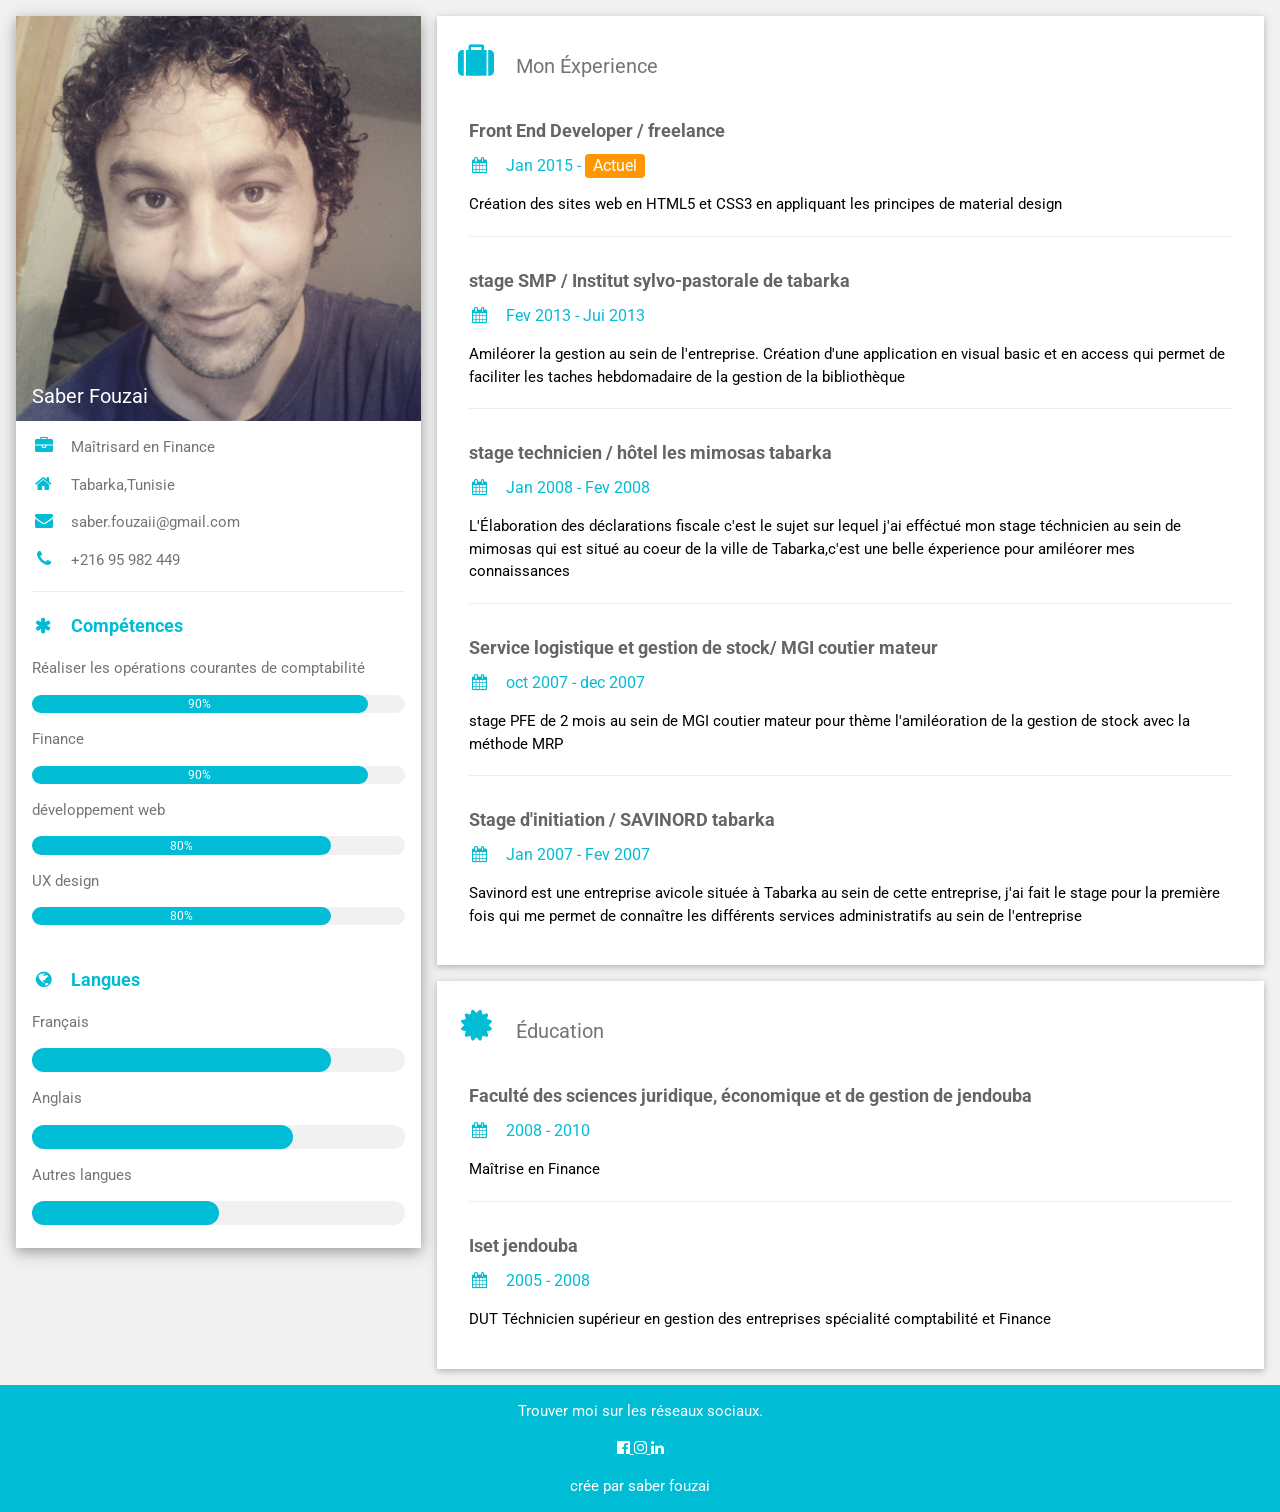
<file: index.html>
<!DOCTYPE html>
<html lang=fr>
<title>CV de saber fouzai</title>
<meta charset="UTF-8">
<meta name="viewport" content="width=device-width, initial-scale=1">
<link rel="stylesheet" href="in.css">
<link rel='stylesheet' href='https://fonts.googleapis.com/css?family=Roboto'>
<link rel="stylesheet" href="https://cdnjs.cloudflare.com/ajax/libs/font-awesome/4.7.0/css/font-awesome.min.css">
<style>
html,body,h1,h2,h3,h4,h5,h6 {font-family: "Roboto", sans-serif}
</style>
<body class="w3-light-grey">
<!-- Page Container -->
<div class="w3-content w3-margin-top" style="max-width:1400px;">

  <!-- The Grid -->
  <div class="w3-row-padding">
  
    <!-- Left Column -->
    <div class="w3-third">
    
      <div class="w3-white w3-text-grey w3-card-4">
        <div class="w3-display-container">
          <img src="pic620.jpg" style="width:100%" alt="Avatar">
          <div class="w3-display-bottomleft w3-container w3-text-white">
            <h2>Saber Fouzai</h2>
          </div>
        </div>
        <div class="w3-container">
          <p><i class="fa fa-briefcase fa-fw w3-margin-right w3-large w3-text-cyan"></i>Maîtrisard en Finance </p>
          <p><i class="fa fa-home fa-fw w3-margin-right w3-large w3-text-cyan"></i>Tabarka,Tunisie</p>
          <p><i class="fa fa-envelope fa-fw w3-margin-right w3-large w3-text-cyan"></i>saber.fouzaii@gmail.com</p>
          <p><i class="fa fa-phone fa-fw w3-margin-right w3-large w3-text-cyan"></i>+216 95 982 449</p>
          <hr>

          <p class="w3-large w3-text-cyan"><b><i class="fa fa-asterisk fa-fw w3-margin-right w3-text-cyan"></i>Compétences</b></p>
          <p>Réaliser les opérations courantes de comptabilité </p>
          <div class="w3-light-grey w3-round-xlarge w3-small">
            <div class="w3-text-white w3-container w3-center w3-round-xlarge w3-cyan" style="width:90%">90%</div>
          </div>
          <p>Finance</p>
          <div class="w3-light-grey w3-round-xlarge w3-small">
            <div class="w3-container w3-center w3-round-xlarge w3-cyan" style="width:90%">
              <div class="w3-center w3-text-white">90%</div>
            </div>
          </div>
          <p>développement web</p>
          <div class="w3-light-grey w3-round-xlarge w3-small">
            <div class="w3-text-white w3-container w3-center w3-round-xlarge w3-cyan" style="width:80%">80%</div>
          </div>
          <p>UX design</p>
          <div class="w3-light-grey w3-round-xlarge w3-small">
            <div class="w3-text-white w3-container w3-center w3-round-xlarge w3-cyan" style="width:80%">80%</div>
          </div>
          <br>

          <p class="w3-large w3-text-cyan theme"><b><i class="fa fa-globe fa-fw w3-margin-right w3-text-cyan"></i>Langues</b></p>
          <p>Français</p>
          <div class="w3-light-grey w3-round-xlarge">
            <div class="w3-round-xlarge w3-cyan" style="height:24px;width:80%"></div>
          </div>
          <p>Anglais</p>
          <div class="w3-light-grey w3-round-xlarge">
            <div class="w3-round-xlarge w3-cyan" style="height:24px;width:70%"></div>
          </div>
          <p>Autres langues</p>
          <div class="w3-light-grey w3-round-xlarge">
            <div class="w3-round-xlarge w3-cyan" style="height:24px;width:50%"></div>
          </div>
          <br>
        </div>
      </div><br>

    <!-- End Left Column -->
    </div>

    <!-- Right Column -->
    <div class="w3-twothird">
    
      <div class="w3-container w3-card w3-white w3-margin-bottom">
        <h2 class="w3-text-grey w3-padding-16"><i class="fa fa-suitcase fa-fw w3-margin-right w3-xxlarge w3-text-cyan"></i>Mon Éxperience</h2>
        <div class="w3-container">
          <h5 class="w3-opacity"><b>Front End Developer / freelance </b></h5>
          <h6 class="w3-text-cyan"><i class="fa fa-calendar fa-fw w3-margin-right"></i>Jan 2015 - <span class="w3-text-white w3-tag w3-orange w3-round">Actuel</span></h6>
          <p>Création des sites web en HTML5 et CSS3 en appliquant les principes de material design</p>
          <hr>
          </div>
               <div class="w3-container">
          <h5 class="w3-opacity"><b>stage SMP / Institut sylvo-pastorale de tabarka</b></h5>
          <h6 class="w3-text-cyan"><i class="fa fa-calendar fa-fw w3-margin-right"></i>Fev 2013 - Jui 2013</h6>
          <p>Amiléorer la gestion au sein de l'entreprise.
Création d'une application en visual basic et en access qui permet de faciliter les taches hebdomadaire de la gestion de la bibliothèque </p>
          <hr> 
        </div>
        <div class="w3-container">
          <h5 class="w3-opacity"><b>stage technicien / hôtel les mimosas tabarka</b></h5>
          <h6 class="w3-text-cyan"><i class="fa fa-calendar fa-fw w3-margin-right"></i>Jan 2008 - Fev 2008</h6>
          <p>L'Élaboration des déclarations fiscale c'est le sujet sur lequel j'ai efféctué mon stage téchnicien au sein de mimosas qui est situé au coeur de la ville de Tabarka,c'est une belle éxperience pour amiléorer mes connaissances</p>
          <hr>
        </div>
            <div class="w3-container">
          <h5 class="w3-opacity"><b>Service logistique et gestion de stock/ MGI coutier mateur </b></h5>
          <h6 class="w3-text-cyan"><i class="fa fa-calendar fa-fw w3-margin-right"></i>oct 2007 - dec 2007</h6>
          <p>stage PFE de 2 mois au sein de MGI coutier mateur pour thème l'amiléoration de la gestion de stock avec la méthode MRP</p>
          <hr>
        </div> 
        <div class="w3-container">
          <h5 class="w3-opacity"><b>Stage d'initiation / SAVINORD tabarka</b></h5>
          <h6 class="w3-text-cyan"><i class="fa fa-calendar fa-fw w3-margin-right"></i>Jan 2007 - Fev 2007</h6>
          <p> Savinord est une entreprise avicole située à Tabarka au sein de cette entreprise, j'ai fait le stage pour la première fois qui me permet de connaître les différents services administratifs au sein de l'entreprise </p><br>
        </div>
      </div>

      <div class="w3-container w3-card w3-white">
        <h2 class="w3-text-grey w3-padding-16"><i class="fa fa-certificate fa-fw w3-margin-right w3-xxlarge w3-text-cyan"></i>Éducation</h2>
       <div class="w3-container">
          <h5 class="w3-opacity"><b>Faculté des sciences juridique, économique et de gestion de jendouba</b></h5>
          <h6 class="w3-text-cyan"><i class="fa fa-calendar fa-fw w3-margin-right"></i>2008 - 2010</h6>
          <p>Maîtrise en Finance</p>
          <hr>
        </div>
        <div class="w3-container">
          <h5 class="w3-opacity"><b>Iset jendouba</b></h5>
          <h6 class="w3-text-cyan"><i class="fa fa-calendar fa-fw w3-margin-right"></i>2005 - 2008</h6>
          <p>DUT Téchnicien supérieur en gestion des entreprises spécialité comptabilité et Finance</p><br>
        </div>
      </div>

    <!-- End Right Column -->
    </div>
    
  <!-- End Grid -->
  </div>
  
  <!-- End Page Container -->
</div>
<footer class="w3-text-white w3-container w3-cyan w3-center w3-margin-top">
 <p>Trouver moi sur les réseaux sociaux.</p>
 <a href="https://facebook.com/saber.fouzaii.33" target="_blank" rel="noopener noreferrer">
   <i class="fa fa-facebook-official w3-hover-opacity"></i>
 </a>
 <a href="https://instagram.com/saberfouzai" target="_blank" rel="noopener noreferrer">
   <i class="fa fa-instagram w3-hover-opacity"></i>
 </a>
 <a href="https://linkedin.com" target="_blank" rel="noopener noreferrer">
   <i class="fa fa-linkedin w3-hover-opacity"></i>
 </a> 
  <p>crée par saber fouzai</p>
</footer>
</body>
</html>
</file>
<file: in.css>
/* W3.CSS 4.13 June 2019 by Jan Egil and Borge Refsnes */ html{box-sizing:border-box}*,*:before,*:after{box-sizing:inherit} /* Extract from normalize.css by Nicolas Gallagher and Jonathan Neal git.io/normalize */ html{-ms-text-size-adjust:100%;-webkit-text-size-adjust:100%}body{margin:0} article,aside,details,figcaption,figure,footer,header,main,menu,nav,section{display:block}summary{display:list-item} audio,canvas,progress,video{display:inline-block}progress{vertical-align:baseline} audio:not([controls]){display:none;height:0}[hidden],template{display:none} a{background-color:transparent}a:active,a:hover{outline-width:0} abbr[title]{border-bottom:none;text-decoration:underline;text-decoration:underline dotted} b,strong{font-weight:bolder}dfn{font-style:italic}mark{background:#ff0;color:#000} small{font-size:80%}sub,sup{font-size:75%;line-height:0;position:relative;vertical-align:baseline} sub{bottom:-0.25em}sup{top:-0.5em}figure{margin:1em 40px}img{border-style:none} code,kbd,pre,samp{font-family:monospace,monospace;font-size:1em}hr{box-sizing:content-box;height:0;overflow:visible} button,input,select,textarea,optgroup{font:inherit;margin:0}optgroup{font-weight:bold} button,input{overflow:visible}button,select{text-transform:none} button,[type=button],[type=reset],[type=submit]{-webkit-appearance:button} button::-moz-focus-inner,[type=button]::-moz-focus-inner,[type=reset]::-moz-focus-inner,[type=submit]::-moz-focus-inner{border-style:none;padding:0} button:-moz-focusring,[type=button]:-moz-focusring,[type=reset]:-moz-focusring,[type=submit]:-moz-focusring{outline:1px dotted ButtonText} fieldset{border:1px solid #c0c0c0;margin:0 2px;padding:.35em .625em .75em} legend{color:inherit;display:table;max-width:100%;padding:0;white-space:normal}textarea{overflow:auto} [type=checkbox],[type=radio]{padding:0} [type=number]::-webkit-inner-spin-button,[type=number]::-webkit-outer-spin-button{height:auto} [type=search]{-webkit-appearance:textfield;outline-offset:-2px} [type=search]::-webkit-search-decoration{-webkit-appearance:none} ::-webkit-file-upload-button{-webkit-appearance:button;font:inherit} /* End extract */ html,body{font-family:Verdana,sans-serif;font-size:15px;line-height:1.5}html{overflow-x:hidden} h1{font-size:36px}h2{font-size:20px}h3{font-size:24px}h4{font-size:20px}h5{font-size:18px}h6{font-size:16px}.w3-serif{font-family:serif} h1,h2,h3,h4,h5,h6{font-family:"Segoe UI",Arial,sans-serif;font-weight:400;margin:10px 0}.w3-wide{letter-spacing:4px} hr{border:0;border-top:1px solid #eee;margin:20px 0} .w3-image{max-width:100%;height:auto}img{vertical-align:middle}a{color:inherit} .w3-table,.w3-table-all{border-collapse:collapse;border-spacing:0;width:100%;display:table}.w3-table-all{border:1px solid #ccc} .w3-bordered tr,.w3-table-all tr{border-bottom:1px solid #ddd}.w3-striped tbody tr:nth-child(even){background-color:#f1f1f1} .w3-table-all tr:nth-child(odd){background-color:#fff}.w3-table-all tr:nth-child(even){background-color:#f1f1f1} .w3-hoverable tbody tr:hover,.w3-ul.w3-hoverable li:hover{background-color:#ccc}.w3-centered tr th,.w3-centered tr td{text-align:center} .w3-table td,.w3-table th,.w3-table-all td,.w3-table-all th{padding:8px 8px;display:table-cell;text-align:left;vertical-align:top} .w3-table th:first-child,.w3-table td:first-child,.w3-table-all th:first-child,.w3-table-all td:first-child{padding-left:16px} .w3-btn,.w3-button{border:none;display:inline-block;padding:8px 16px;vertical-align:middle;overflow:hidden;text-decoration:none;color:inherit;background-color:inherit;text-align:center;cursor:pointer;white-space:nowrap} .w3-btn:hover{box-shadow:0 8px 16px 0 rgba(0,0,0,0.2),0 6px 20px 0 rgba(0,0,0,0.19)} .w3-btn,.w3-button{-webkit-touch-callout:none;-webkit-user-select:none;-khtml-user-select:none;-moz-user-select:none;-ms-user-select:none;user-select:none} .w3-disabled,.w3-btn:disabled,.w3-button:disabled{cursor:not-allowed;opacity:0.3}.w3-disabled *,:disabled *{pointer-events:none} .w3-btn.w3-disabled:hover,.w3-btn:disabled:hover{box-shadow:none} .w3-badge,.w3-tag{background-color:#000;color:#fff;display:inline-block;padding-left:8px;padding-right:8px;text-align:center}.w3-badge{border-radius:50%} .w3-ul{list-style-type:none;padding:0;margin:0}.w3-ul li{padding:8px 16px;border-bottom:1px solid #ddd}.w3-ul li:last-child{border-bottom:none} .w3-tooltip,.w3-display-container{position:relative}.w3-tooltip .w3-text{display:none}.w3-tooltip:hover .w3-text{display:inline-block} .w3-ripple:active{opacity:0.5}.w3-ripple{transition:opacity 0s} .w3-input{padding:8px;display:block;border:none;border-bottom:1px solid #ccc;width:100%} .w3-select{padding:9px 0;width:100%;border:none;border-bottom:1px solid #ccc} .w3-dropdown-click,.w3-dropdown-hover{position:relative;display:inline-block;cursor:pointer} .w3-dropdown-hover:hover .w3-dropdown-content{display:block} .w3-dropdown-hover:first-child,.w3-dropdown-click:hover{background-color:#ccc;color:#000} .w3-dropdown-hover:hover > .w3-button:first-child,.w3-dropdown-click:hover > .w3-button:first-child{background-color:#ccc;color:#000} .w3-dropdown-content{cursor:auto;color:#000;background-color:#fff;display:none;position:absolute;min-width:160px;margin:0;padding:0;z-index:1} .w3-check,.w3-radio{width:24px;height:24px;position:relative;top:6px} .w3-sidebar{height:100%;width:200px;background-color:#fff;position:fixed!important;z-index:1;overflow:auto} .w3-bar-block .w3-dropdown-hover,.w3-bar-block .w3-dropdown-click{width:100%} .w3-bar-block .w3-dropdown-hover .w3-dropdown-content,.w3-bar-block .w3-dropdown-click .w3-dropdown-content{min-width:100%} .w3-bar-block .w3-dropdown-hover .w3-button,.w3-bar-block .w3-dropdown-click .w3-button{width:100%;text-align:left;padding:8px 16px} .w3-main,#main{transition:margin-left .4s} .w3-modal{z-index:3;display:none;padding-top:100px;position:fixed;left:0;top:0;width:100%;height:100%;overflow:auto;background-color:rgb(0,0,0);background-color:rgba(0,0,0,0.4)} .w3-modal-content{margin:auto;background-color:#fff;position:relative;padding:0;outline:0;width:600px} .w3-bar{width:100%;overflow:hidden}.w3-center .w3-bar{display:inline-block;width:auto} .w3-bar .w3-bar-item{padding:8px 16px;float:left;width:auto;border:none;display:block;outline:0} .w3-bar .w3-dropdown-hover,.w3-bar .w3-dropdown-click{position:static;float:left} .w3-bar .w3-button{white-space:normal} .w3-bar-block .w3-bar-item{width:100%;display:block;padding:8px 16px;text-align:left;border:none;white-space:normal;float:none;outline:0} .w3-bar-block.w3-center .w3-bar-item{text-align:center}.w3-block{display:block;width:100%} .w3-responsive{display:block;overflow-x:auto} .w3-container:after,.w3-container:before,.w3-panel:after,.w3-panel:before,.w3-row:after,.w3-row:before,.w3-row-padding:after,.w3-row-padding:before, .w3-cell-row:before,.w3-cell-row:after,.w3-clear:after,.w3-clear:before,.w3-bar:before,.w3-bar:after{content:"";display:table;clear:both} .w3-col,.w3-half,.w3-third,.w3-twothird,.w3-threequarter,.w3-quarter{float:left;width:100%} .w3-col.s1{width:8.33333%}.w3-col.s2{width:16.66666%}.w3-col.s3{width:24.99999%}.w3-col.s4{width:33.33333%} .w3-col.s5{width:41.66666%}.w3-col.s6{width:49.99999%}.w3-col.s7{width:58.33333%}.w3-col.s8{width:66.66666%} .w3-col.s9{width:74.99999%}.w3-col.s10{width:83.33333%}.w3-col.s11{width:91.66666%}.w3-col.s12{width:99.99999%} @media (min-width:601px){.w3-col.m1{width:8.33333%}.w3-col.m2{width:16.66666%}.w3-col.m3,.w3-quarter{width:24.99999%}.w3-col.m4,.w3-third{width:33.33333%} .w3-col.m5{width:41.66666%}.w3-col.m6,.w3-half{width:49.99999%}.w3-col.m7{width:58.33333%}.w3-col.m8,.w3-twothird{width:66.66666%} .w3-col.m9,.w3-threequarter{width:74.99999%}.w3-col.m10{width:83.33333%}.w3-col.m11{width:91.66666%}.w3-col.m12{width:99.99999%}} @media (min-width:993px){.w3-col.l1{width:8.33333%}.w3-col.l2{width:16.66666%}.w3-col.l3{width:24.99999%}.w3-col.l4{width:33.33333%} .w3-col.l5{width:41.66666%}.w3-col.l6{width:49.99999%}.w3-col.l7{width:58.33333%}.w3-col.l8{width:66.66666%} .w3-col.l9{width:74.99999%}.w3-col.l10{width:83.33333%}.w3-col.l11{width:91.66666%}.w3-col.l12{width:99.99999%}} .w3-rest{overflow:hidden}.w3-stretch{margin-left:-16px;margin-right:-16px} .w3-content,.w3-auto{margin-left:auto;margin-right:auto}.w3-content{max-width:980px}.w3-auto{max-width:1140px} .w3-cell-row{display:table;width:100%}.w3-cell{display:table-cell} .w3-cell-top{vertical-align:top}.w3-cell-middle{vertical-align:middle}.w3-cell-bottom{vertical-align:bottom} .w3-hide{display:none!important}.w3-show-block,.w3-show{display:block!important}.w3-show-inline-block{display:inline-block!important} @media (max-width:1205px){.w3-auto{max-width:95%}} @media (max-width:600px){.w3-modal-content{margin:0 10px;width:auto!important}.w3-modal{padding-top:30px} .w3-dropdown-hover.w3-mobile .w3-dropdown-content,.w3-dropdown-click.w3-mobile .w3-dropdown-content{position:relative}
.w3-hide-small{display:none!important}.w3-mobile{display:block;width:100%!important}.w3-bar-item.w3-mobile,.w3-dropdown-hover.w3-mobile,.w3-dropdown-click.w3-mobile{text-align:center} .w3-dropdown-hover.w3-mobile,.w3-dropdown-hover.w3-mobile .w3-btn,.w3-dropdown-hover.w3-mobile .w3-button,.w3-dropdown-click.w3-mobile,.w3-dropdown-click.w3-mobile .w3-btn,.w3-dropdown-click.w3-mobile .w3-button{width:100%}} @media (max-width:768px){.w3-modal-content{width:500px}.w3-modal{padding-top:50px}} @media (min-width:993px){.w3-modal-content{width:900px}.w3-hide-large{display:none!important}.w3-sidebar.w3-collapse{display:block!important}} @media (max-width:992px) and (min-width:601px){.w3-hide-medium{display:none!important}} @media (max-width:992px){.w3-sidebar.w3-collapse{display:none}.w3-main{margin-left:0!important;margin-right:0!important}.w3-auto{max-width:100%}} .w3-top,.w3-bottom{position:fixed;width:100%;z-index:1}.w3-top{top:0}.w3-bottom{bottom:0} .w3-overlay{position:fixed;display:none;width:100%;height:100%;top:0;left:0;right:0;bottom:0;background-color:rgba(0,0,0,0.5);z-index:2} .w3-display-topleft{position:absolute;left:0;top:0}.w3-display-topright{position:absolute;right:0;top:0} .w3-display-bottomleft{position:absolute;left:0;bottom:0}.w3-display-bottomright{position:absolute;right:0;bottom:0} .w3-display-middle{position:absolute;top:50%;left:50%;transform:translate(-50%,-50%);-ms-transform:translate(-50%,-50%)} .w3-display-left{position:absolute;top:50%;left:0%;transform:translate(0%,-50%);-ms-transform:translate(-0%,-50%)} .w3-display-right{position:absolute;top:50%;right:0%;transform:translate(0%,-50%);-ms-transform:translate(0%,-50%)} .w3-display-topmiddle{position:absolute;left:50%;top:0;transform:translate(-50%,0%);-ms-transform:translate(-50%,0%)} .w3-display-bottommiddle{position:absolute;left:50%;bottom:0;transform:translate(-50%,0%);-ms-transform:translate(-50%,0%)} .w3-display-container:hover .w3-display-hover{display:block}.w3-display-container:hover span.w3-display-hover{display:inline-block}.w3-display-hover{display:none} .w3-display-position{position:absolute} .w3-circle{border-radius:50%} .w3-round-small{border-radius:2px}.w3-round,.w3-round-medium{border-radius:4px}.w3-round-large{border-radius:8px}.w3-round-xlarge{border-radius:16px}.w3-round-xxlarge{border-radius:32px} .w3-row-padding,.w3-row-padding>.w3-half,.w3-row-padding>.w3-third,.w3-row-padding>.w3-twothird,.w3-row-padding>.w3-threequarter,.w3-row-padding>.w3-quarter,.w3-row-padding>.w3-col{padding:0 8px} .w3-container,.w3-panel{padding:0.01em 16px}.w3-panel{margin-top:16px;margin-bottom:16px} .w3-code,.w3-codespan{font-family:Consolas,"courier new";font-size:16px} .w3-code{width:auto;background-color:#fff;padding:8px 12px;border-left:4px solid #4CAF50;word-wrap:break-word} .w3-codespan{color:crimson;background-color:#f1f1f1;padding-left:4px;padding-right:4px;font-size:110%} .w3-card,.w3-card-2{box-shadow:0 2px 5px 0 rgba(0,0,0,0.16),0 2px 10px 0 rgba(0,0,0,0.12)} .w3-card-4,.w3-hover-shadow:hover{box-shadow:0 4px 10px 0 rgba(0,0,0,0.2),0 4px 20px 0 rgba(0,0,0,0.19)} .w3-spin{animation:w3-spin 2s infinite linear}@keyframes w3-spin{0%{transform:rotate(0deg)}100%{transform:rotate(359deg)}} .w3-animate-fading{animation:fading 10s infinite}@keyframes fading{0%{opacity:0}50%{opacity:1}100%{opacity:0}} .w3-animate-opacity{animation:opac 0.8s}@keyframes opac{from{opacity:0} to{opacity:1}} .w3-animate-top{position:relative;animation:animatetop 0.4s}@keyframes animatetop{from{top:-300px;opacity:0} to{top:0;opacity:1}} .w3-animate-left{position:relative;animation:animateleft 0.4s}@keyframes animateleft{from{left:-300px;opacity:0} to{left:0;opacity:1}} .w3-animate-right{position:relative;animation:animateright 0.4s}@keyframes animateright{from{right:-300px;opacity:0} to{right:0;opacity:1}} .w3-animate-bottom{position:relative;animation:animatebottom 0.4s}@keyframes animatebottom{from{bottom:-300px;opacity:0} to{bottom:0;opacity:1}} .w3-animate-zoom {animation:animatezoom 0.6s}@keyframes animatezoom{from{transform:scale(0)} to{transform:scale(1)}} .w3-animate-input{transition:width 0.4s ease-in-out}.w3-animate-input:focus{width:100%!important} .w3-opacity,.w3-hover-opacity:hover{opacity:0.60}.w3-opacity-off,.w3-hover-opacity-off:hover{opacity:1} .w3-opacity-max{opacity:0.25}.w3-opacity-min{opacity:0.75} .w3-greyscale-max,.w3-grayscale-max,.w3-hover-greyscale:hover,.w3-hover-grayscale:hover{filter:grayscale(100%)} .w3-greyscale,.w3-grayscale{filter:grayscale(75%)}.w3-greyscale-min,.w3-grayscale-min{filter:grayscale(50%)} .w3-sepia{filter:sepia(75%)}.w3-sepia-max,.w3-hover-sepia:hover{filter:sepia(100%)}.w3-sepia-min{filter:sepia(50%)} .w3-tiny{font-size:10px!important}.w3-small{font-size:12px!important}.w3-medium{font-size:15px!important}.w3-large{font-size:18px!important} .w3-xlarge{font-size:24px!important}.w3-xxlarge{font-size:36px!important}.w3-xxxlarge{font-size:48px!important}.w3-jumbo{font-size:64px!important} .w3-left-align{text-align:left!important}.w3-right-align{text-align:right!important}.w3-justify{text-align:justify!important}.w3-center{text-align:center!important} .w3-border-0{border:0!important}.w3-border{border:1px solid #ccc!important} .w3-border-top{border-top:1px solid #ccc!important}.w3-border-bottom{border-bottom:1px solid #ccc!important} .w3-border-left{border-left:1px solid #ccc!important}.w3-border-right{border-right:1px solid #ccc!important} .w3-topbar{border-top:6px solid #ccc!important}.w3-bottombar{border-bottom:6px solid #ccc!important} .w3-leftbar{border-left:6px solid #ccc!important}.w3-rightbar{border-right:6px solid #ccc!important} .w3-section,.w3-code{margin-top:16px!important;margin-bottom:16px!important} .w3-margin{margin:16px!important}.w3-margin-top{margin-top:16px!important}.w3-margin-bottom{margin-bottom:16px!important} .w3-margin-left{margin-left:16px!important}.w3-margin-right{margin-right:16px!important} .w3-padding-small{padding:4px 8px!important}.w3-padding{padding:8px 16px!important}.w3-padding-large{padding:12px 24px!important} .w3-padding-16{padding-top:16px!important;padding-bottom:16px!important}.w3-padding-24{padding-top:24px!important;padding-bottom:24px!important} .w3-padding-32{padding-top:32px!important;padding-bottom:32px!important}.w3-padding-48{padding-top:48px!important;padding-bottom:48px!important} .w3-padding-64{padding-top:64px!important;padding-bottom:64px!important} .w3-left{float:left!important}.w3-right{float:right!important} .w3-button:hover{color:#000!important;background-color:#ccc!important} .w3-transparent,.w3-hover-none:hover{background-color:transparent!important} .w3-hover-none:hover{box-shadow:none!important} /* Colors */ .w3-amber,.w3-hover-amber:hover{color:#000!important;background-color:#ffc107!important} .w3-aqua,.w3-hover-aqua:hover{color:#000!important;background-color:#00ffff!important} .w3-blue,.w3-hover-blue:hover{color:#fff!important;background-color:#2196F3!important} .w3-light-blue,.w3-hover-light-blue:hover{color:#000!important;background-color:#87CEEB!important} .w3-brown,.w3-hover-brown:hover{color:#fff!important;background-color:#795548!important} .w3-cyan,.w3-hover-cyan:hover{color:#000!important;background-color:#00bcd4!important} .w3-blue-grey,.w3-hover-blue-grey:hover,.w3-blue-gray,.w3-hover-blue-gray:hover{color:#fff!important;background-color:#607d8b!important} .w3-green,.w3-hover-green:hover{color:#fff!important;background-color:#4CAF50!important} .w3-light-green,.w3-hover-light-green:hover{color:#000!important;background-color:#8bc34a!important} .w3-indigo,.w3-hover-indigo:hover{color:#fff!important;background-color:#3f51b5!important} .w3-khaki,.w3-hover-khaki:hover{color:#000!important;background-color:#f0e68c!important} .w3-lime,.w3-hover-lime:hover{color:#000!important;background-color:#cddc39!important} .w3-orange,.w3-hover-orange:hover{color:#000!important;background-color:#ff9800!important} .w3-deep-orange,.w3-hover-deep-orange:hover{color:#fff!important;background-color:#ff5722!important} .w3-pink,.w3-hover-pink:hover{color:#fff!important;background-color:#e91e63!important} .w3-purple,.w3-hover-purple:hover{color:#fff!important;background-color:#9c27b0!important} .w3-deep-purple,.w3-hover-deep-purple:hover{color:#fff!important;background-color:#673ab7!important} .w3-red,.w3-hover-red:hover{color:#fff!important;background-color:#f44336!important} .w3-sand,.w3-hover-sand:hover{color:#000!important;background-color:#fdf5e6!important} .w3-teal,.w3-hover-teal:hover{color:#fff!important;background-color:#009688!important} .w3-yellow,.w3-hover-yellow:hover{color:#000!important;background-color:#ffeb3b!important} .w3-white,.w3-hover-white:hover{color:#000!important;background-color:#fff!important} .w3-black,.w3-hover-black:hover{color:#fff!important;background-color:#000!important} .w3-grey,.w3-hover-grey:hover,.w3-gray,.w3-hover-gray:hover{color:#000!important;background-color:#9e9e9e!important} .w3-light-grey,.w3-hover-light-grey:hover,.w3-light-gray,.w3-hover-light-gray:hover{color:#000!important;background-color:#f1f1f1!important} .w3-dark-grey,.w3-hover-dark-grey:hover,.w3-dark-gray,.w3-hover-dark-gray:hover{color:#fff!important;background-color:#616161!important} .w3-pale-red,.w3-hover-pale-red:hover{color:#000!important;background-color:#ffdddd!important} .w3-pale-green,.w3-hover-pale-green:hover{color:#000!important;background-color:#ddffdd!important} .w3-pale-yellow,.w3-hover-pale-yellow:hover{color:#000!important;background-color:#ffffcc!important} .w3-pale-blue,.w3-hover-pale-blue:hover{color:#000!important;background-color:#ddffff!important} .w3-text-amber,.w3-hover-text-amber:hover{color:#ffc107!important} .w3-text-aqua,.w3-hover-text-aqua:hover{color:#00ffff!important} .w3-text-blue,.w3-hover-text-blue:hover{color:#2196F3!important} .w3-text-light-blue,.w3-hover-text-light-blue:hover{color:#87CEEB!important} .w3-text-brown,.w3-hover-text-brown:hover{color:#795548!important} .w3-text-cyan,.w3-hover-text-cyan:hover{color:#00bcd4!important} .w3-text-blue-grey,.w3-hover-text-blue-grey:hover,.w3-text-blue-gray,.w3-hover-text-blue-gray:hover{color:#607d8b!important} .w3-text-green,.w3-hover-text-green:hover{color:#4CAF50!important} .w3-text-light-green,.w3-hover-text-light-green:hover{color:#8bc34a!important} .w3-text-indigo,.w3-hover-text-indigo:hover{color:#3f51b5!important} .w3-text-khaki,.w3-hover-text-khaki:hover{color:#b4aa50!important} .w3-text-lime,.w3-hover-text-lime:hover{color:#cddc39!important} .w3-text-orange,.w3-hover-text-orange:hover{color:#ff9800!important} .w3-text-deep-orange,.w3-hover-text-deep-orange:hover{color:#ff5722!important} .w3-text-pink,.w3-hover-text-pink:hover{color:#e91e63!important} .w3-text-purple,.w3-hover-text-purple:hover{color:#9c27b0!important} .w3-text-deep-purple,.w3-hover-text-deep-purple:hover{color:#673ab7!important} .w3-text-red,.w3-hover-text-red:hover{color:#f44336!important} .w3-text-sand,.w3-hover-text-sand:hover{color:#fdf5e6!important} .w3-text-teal,.w3-hover-text-teal:hover{color:#009688!important} .w3-text-yellow,.w3-hover-text-yellow:hover{color:#d2be0e!important} .w3-text-white,.w3-hover-text-white:hover{color:#fff!important} .w3-text-black,.w3-hover-text-black:hover{color:#000!important} .w3-text-grey,.w3-hover-text-grey:hover,.w3-text-gray,.w3-hover-text-gray:hover{color:#757575!important} .w3-text-light-grey,.w3-hover-text-light-grey:hover,.w3-text-light-gray,.w3-hover-text-light-gray:hover{color:#f1f1f1!important} .w3-text-dark-grey,.w3-hover-text-dark-grey:hover,.w3-text-dark-gray,.w3-hover-text-dark-gray:hover{color:#3a3a3a!important} .w3-border-amber,.w3-hover-border-amber:hover{border-color:#ffc107!important} .w3-border-aqua,.w3-hover-border-aqua:hover{border-color:#00ffff!important} .w3-border-blue,.w3-hover-border-blue:hover{border-color:#2196F3!important} .w3-border-light-blue,.w3-hover-border-light-blue:hover{border-color:#87CEEB!important} .w3-border-brown,.w3-hover-border-brown:hover{border-color:#795548!important} .w3-border-cyan,.w3-hover-border-cyan:hover{border-color:#00bcd4!important} .w3-border-blue-grey,.w3-hover-border-blue-grey:hover,.w3-border-blue-gray,.w3-hover-border-blue-gray:hover{border-color:#607d8b!important} .w3-border-green,.w3-hover-border-green:hover{border-color:#4CAF50!important} .w3-border-light-green,.w3-hover-border-light-green:hover{border-color:#8bc34a!important} .w3-border-indigo,.w3-hover-border-indigo:hover{border-color:#3f51b5!important} .w3-border-khaki,.w3-hover-border-khaki:hover{border-color:#f0e68c!important} .w3-border-lime,.w3-hover-border-lime:hover{border-color:#cddc39!important} .w3-border-orange,.w3-hover-border-orange:hover{border-color:#ff9800!important} .w3-border-deep-orange,.w3-hover-border-deep-orange:hover{border-color:#ff5722!important} .w3-border-pink,.w3-hover-border-pink:hover{border-color:#e91e63!important} .w3-border-purple,.w3-hover-border-purple:hover{border-color:#9c27b0!important} .w3-border-deep-purple,.w3-hover-border-deep-purple:hover{border-color:#673ab7!important} .w3-border-red,.w3-hover-border-red:hover{border-color:#f44336!important} .w3-border-sand,.w3-hover-border-sand:hover{border-color:#fdf5e6!important} .w3-border-teal,.w3-hover-border-teal:hover{border-color:#009688!important} .w3-border-yellow,.w3-hover-border-yellow:hover{border-color:#ffeb3b!important} .w3-border-white,.w3-hover-border-white:hover{border-color:#fff!important} .w3-border-black,.w3-hover-border-black:hover{border-color:#000!important} .w3-border-grey,.w3-hover-border-grey:hover,.w3-border-gray,.w3-hover-border-gray:hover{border-color:#9e9e9e!important} .w3-border-light-grey,.w3-hover-border-light-grey:hover,.w3-border-light-gray,.w3-hover-border-light-gray:hover{border-color:#f1f1f1!important} .w3-border-dark-grey,.w3-hover-border-dark-grey:hover,.w3-border-dark-gray,.w3-hover-border-dark-gray:hover{border-color:#616161!important} .w3-border-pale-red,.w3-hover-border-pale-red:hover{border-color:#ffe7e7!important}.w3-border-pale-green,.w3-hover-border-pale-green:hover{border-color:#e7ffe7!important} .w3-border-pale-yellow,.w3-hover-border-pale-yellow:hover{border-color:#ffffcc!important}.w3-border-pale-blue,.w3-hover-border-pale-blue:hover{border-color:#e7ffff!important}
</file>
